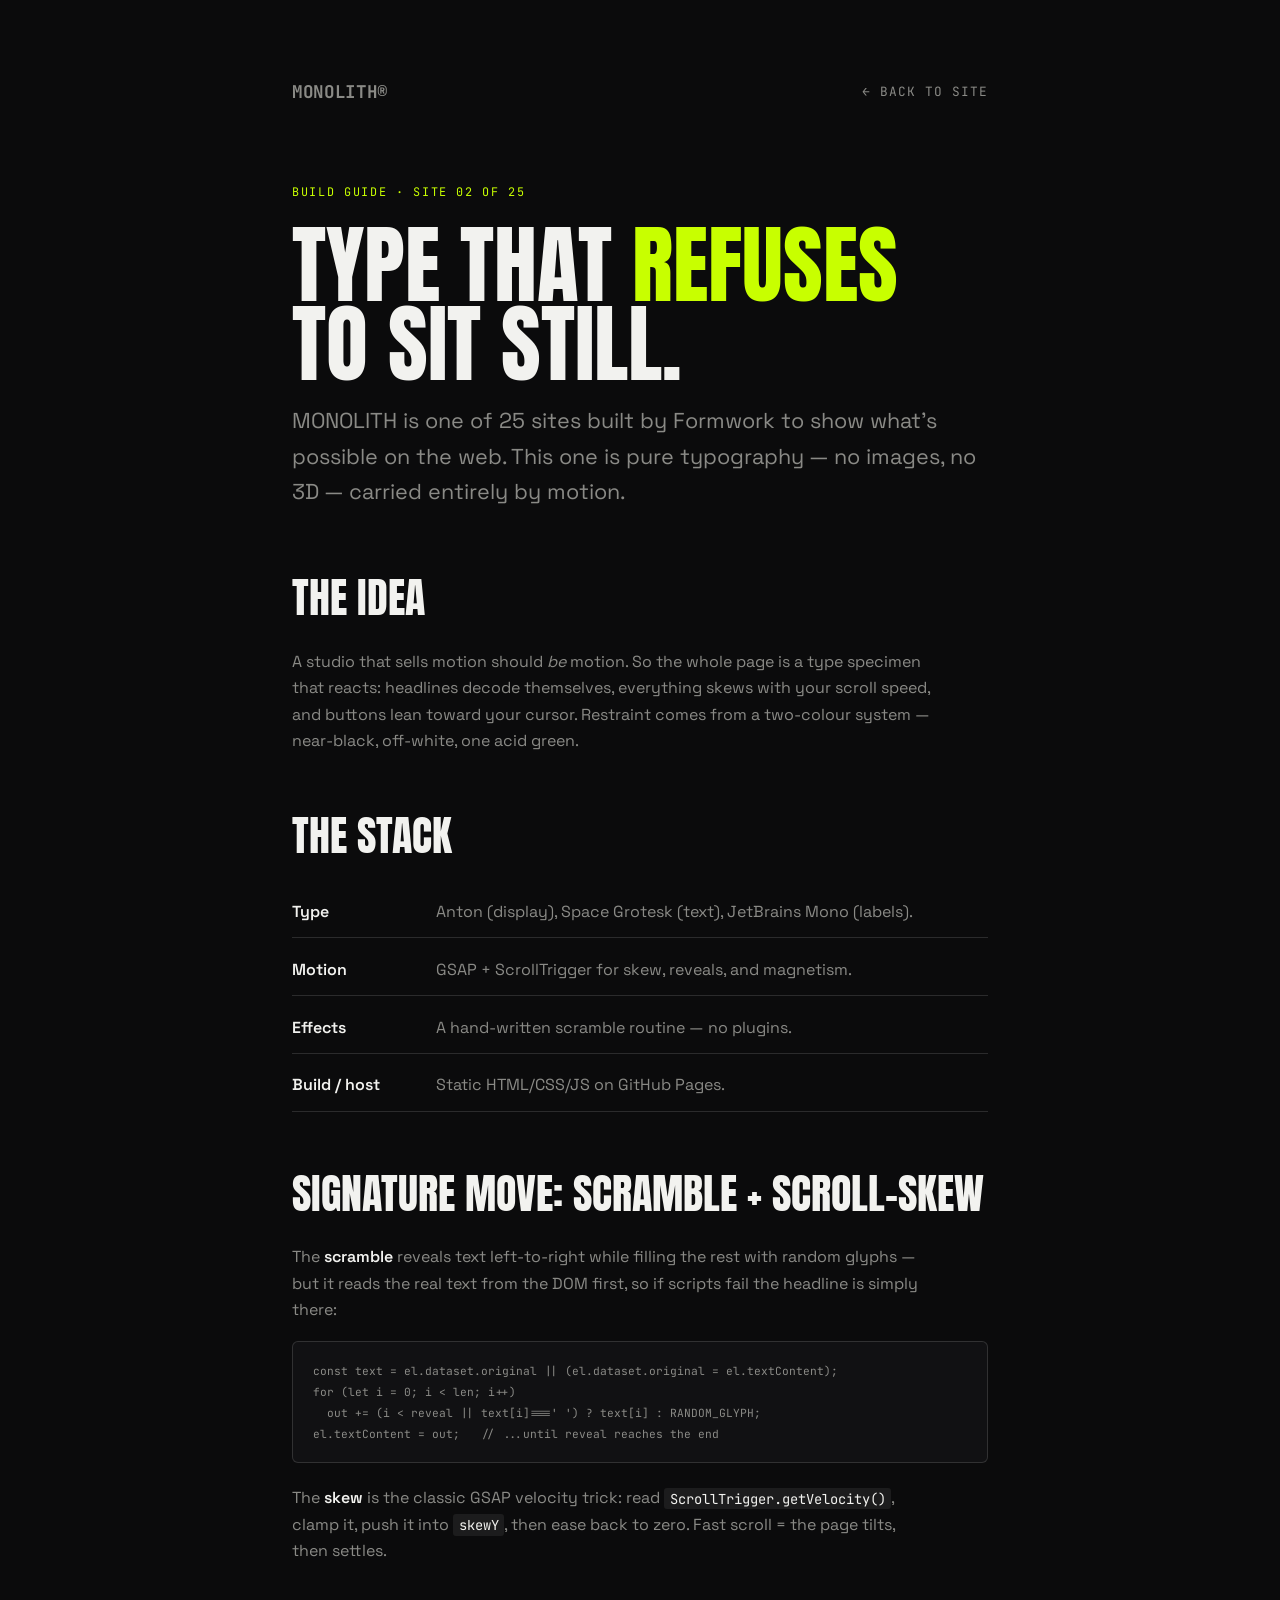
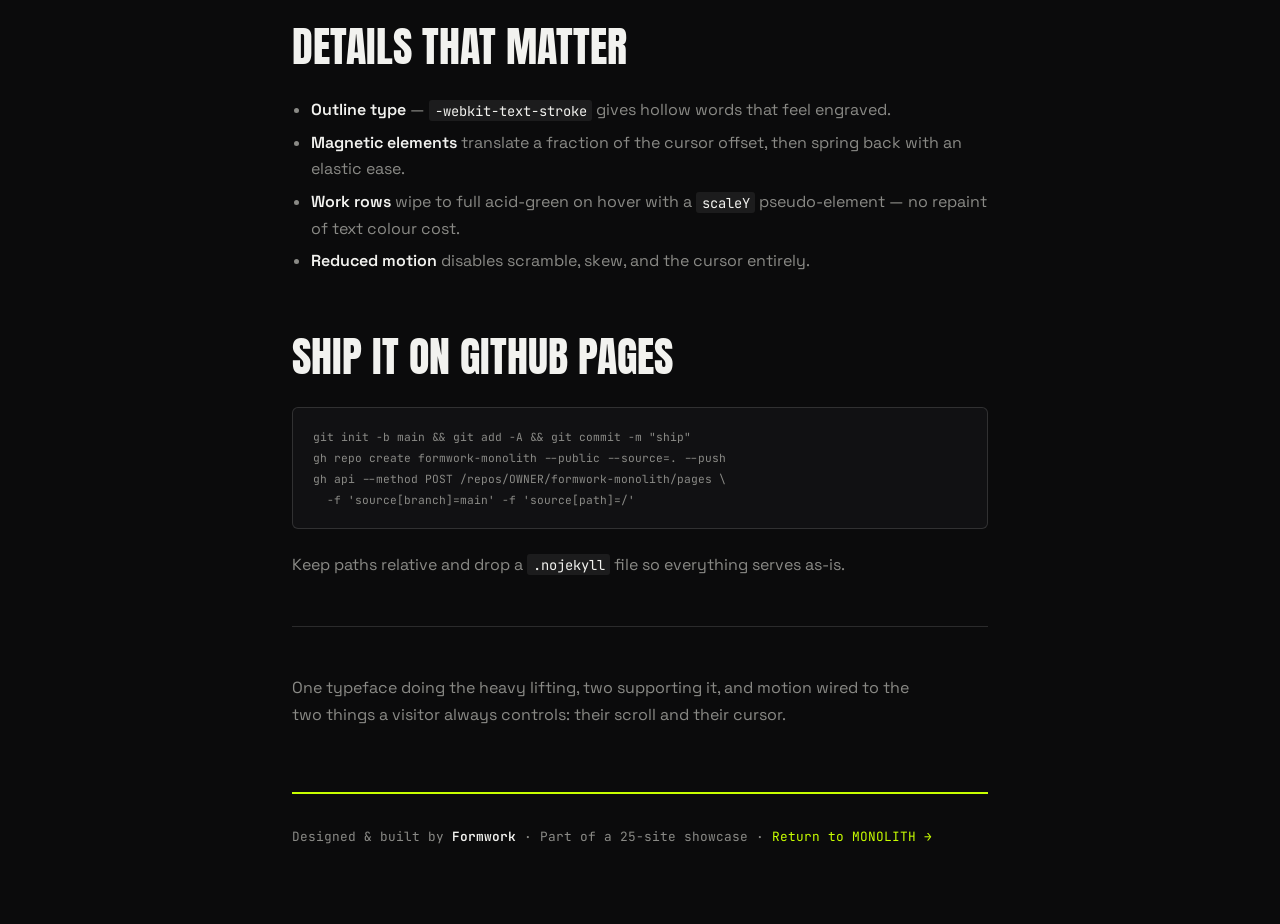
<file: guide/index.html>
<!doctype html>
<html lang="en">
<head>
<meta charset="utf-8" />
<meta name="viewport" content="width=device-width, initial-scale=1" />
<title>MONOLITH — Guide · How this was built</title>
<meta name="description" content="How the MONOLITH site was built with Formwork: a kinetic-type engine with text scramble, scroll-velocity skew, and magnetic buttons." />
<link rel="preconnect" href="https://fonts.googleapis.com" />
<link rel="preconnect" href="https://fonts.gstatic.com" crossorigin />
<link href="https://fonts.googleapis.com/css2?family=Anton&family=Space+Grotesk:wght@400;500;700&family=JetBrains+Mono:wght@400;500&display=swap" rel="stylesheet" />
<style>
  :root{--bg:#0b0b0c;--ink:#f2f2ef;--dim:#8a8a86;--accent:#c8ff00;--line:rgba(242,242,239,.14)}
  *{box-sizing:border-box;margin:0;padding:0}
  body{background:var(--bg);color:var(--ink);font-family:"Space Grotesk",system-ui,sans-serif;line-height:1.65;-webkit-font-smoothing:antialiased}
  a{color:var(--accent);text-decoration:none}a:hover{text-decoration:underline}
  .wrap{max-width:760px;margin:0 auto;padding:clamp(28px,6vw,80px) clamp(20px,5vw,32px)}
  .top{display:flex;justify-content:space-between;align-items:center;font-family:"JetBrains Mono",monospace;font-size:.8rem;letter-spacing:.08em;text-transform:uppercase;color:var(--dim);margin-bottom:clamp(40px,8vh,90px)}
  .top a{color:var(--dim)}
  .brand{font-weight:700;font-size:1.1rem;letter-spacing:-.02em;color:var(--ink)}
  .tag{display:inline-block;font-family:"JetBrains Mono",monospace;font-size:.74rem;letter-spacing:.14em;text-transform:uppercase;color:var(--accent);margin-bottom:1.4rem}
  h1{font-family:"Anton",sans-serif;font-weight:400;font-size:clamp(2.8rem,9vw,5.4rem);line-height:.92;text-transform:uppercase;margin-bottom:1.2rem}
  h1 em{color:var(--accent);font-style:normal}
  .lede{font-size:clamp(1.1rem,2.2vw,1.35rem);color:var(--dim);max-width:56ch;margin-bottom:3.4rem}
  h2{font-family:"Anton",sans-serif;font-weight:400;font-size:clamp(1.7rem,4vw,2.6rem);text-transform:uppercase;margin:3rem 0 1rem}
  p{color:var(--dim);margin:0 0 1.1rem;max-width:64ch}
  strong{color:var(--ink);font-weight:600}
  ul{color:var(--dim);margin:0 0 1.2rem 1.2rem}li{margin:.4rem 0}
  code{font-family:"JetBrains Mono",monospace;font-size:.86em;background:rgba(255,255,255,.07);padding:.12em .4em;border-radius:3px;color:var(--ink)}
  pre{background:#111113;border:1px solid var(--line);border-radius:6px;padding:18px 20px;overflow-x:auto;margin:0 0 1.4rem;font-size:.82rem;line-height:1.6;font-family:"JetBrains Mono",monospace}
  pre code{background:none;padding:0;color:var(--dim)}
  .stack{list-style:none;margin:0 0 1.2rem;padding:0}
  .stack li{display:flex;gap:14px;padding:12px 0;border-bottom:1px solid var(--line)}
  .stack b{color:var(--ink);font-weight:600;min-width:130px}
  .rule{height:1px;background:var(--line);margin:3rem 0}
  footer{margin-top:4rem;padding-top:2rem;border-top:2px solid var(--accent);font-family:"JetBrains Mono",monospace;font-size:.8rem;color:var(--dim)}
</style>
</head>
<body>
<div class="wrap">
  <div class="top"><a class="brand" href="../">MONOLITH®</a><a href="../">← Back to site</a></div>
  <span class="tag">Build guide · Site 02 of 25</span>
  <h1>Type that <em>refuses</em> to sit still.</h1>
  <p class="lede">MONOLITH is one of 25 sites built by Formwork to show what's possible on the web.
    This one is pure typography — no images, no 3D — carried entirely by motion.</p>

  <h2>The idea</h2>
  <p>A studio that sells motion should <em>be</em> motion. So the whole page is a type specimen that
    reacts: headlines decode themselves, everything skews with your scroll speed, and buttons lean
    toward your cursor. Restraint comes from a two-colour system — near-black, off-white, one acid green.</p>

  <h2>The stack</h2>
  <ul class="stack">
    <li><b>Type</b> Anton (display), Space Grotesk (text), JetBrains Mono (labels).</li>
    <li><b>Motion</b> GSAP + ScrollTrigger for skew, reveals, and magnetism.</li>
    <li><b>Effects</b> A hand-written scramble routine — no plugins.</li>
    <li><b>Build / host</b> Static HTML/CSS/JS on GitHub Pages.</li>
  </ul>

  <h2>Signature move: scramble + scroll-skew</h2>
  <p>The <strong>scramble</strong> reveals text left-to-right while filling the rest with random glyphs
    — but it reads the real text from the DOM first, so if scripts fail the headline is simply there:</p>
  <pre><code>const text = el.dataset.original || (el.dataset.original = el.textContent);
for (let i = 0; i &lt; len; i++)
  out += (i &lt; reveal || text[i]===' ') ? text[i] : RANDOM_GLYPH;
el.textContent = out;   // ...until reveal reaches the end</code></pre>
  <p>The <strong>skew</strong> is the classic GSAP velocity trick: read <code>ScrollTrigger.getVelocity()</code>,
    clamp it, push it into <code>skewY</code>, then ease back to zero. Fast scroll = the page tilts, then settles.</p>

  <h2>Details that matter</h2>
  <ul>
    <li><strong>Outline type</strong> — <code>-webkit-text-stroke</code> gives hollow words that feel engraved.</li>
    <li><strong>Magnetic elements</strong> translate a fraction of the cursor offset, then spring back with an elastic ease.</li>
    <li><strong>Work rows</strong> wipe to full acid-green on hover with a <code>scaleY</code> pseudo-element — no repaint of text colour cost.</li>
    <li><strong>Reduced motion</strong> disables scramble, skew, and the cursor entirely.</li>
  </ul>

  <h2>Ship it on GitHub Pages</h2>
  <pre><code>git init -b main &amp;&amp; git add -A &amp;&amp; git commit -m "ship"
gh repo create formwork-monolith --public --source=. --push
gh api --method POST /repos/OWNER/formwork-monolith/pages \
  -f 'source[branch]=main' -f 'source[path]=/'</code></pre>
  <p>Keep paths relative and drop a <code>.nojekyll</code> file so everything serves as-is.</p>

  <div class="rule"></div>
  <p>One typeface doing the heavy lifting, two supporting it, and motion wired to the two things a
    visitor always controls: their scroll and their cursor.</p>
  <footer>Designed &amp; built by <strong>Formwork</strong> · Part of a 25-site showcase · <a href="../">Return to MONOLITH →</a></footer>
</div>
</body>
</html>
</file>
